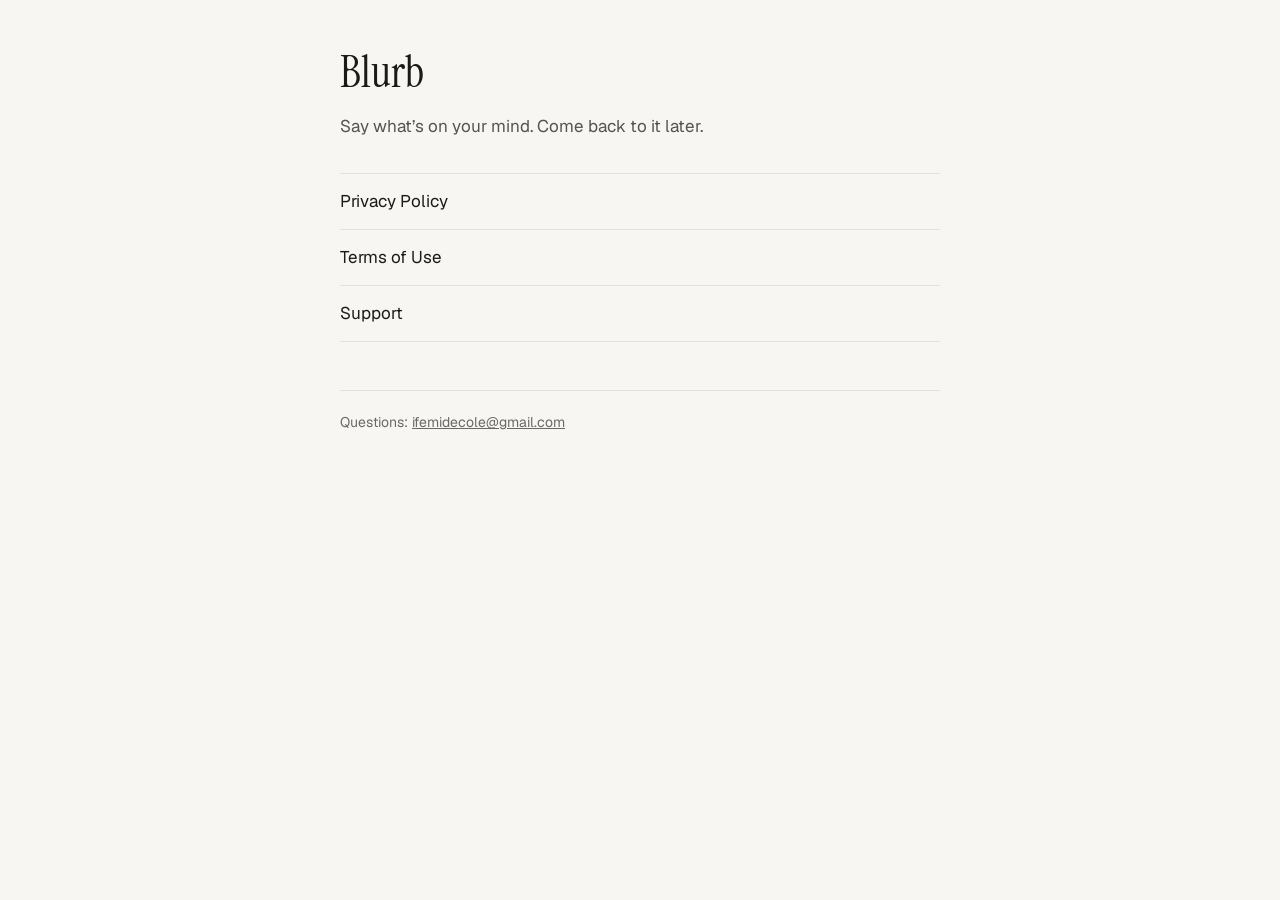
<file: index.html>
<!doctype html>
<html lang="en-GB">
<head>
<meta charset="utf-8">
<meta name="viewport" content="width=device-width, initial-scale=1">
<title>Blurb</title>
<meta name="description" content="Say what's on your mind. Come back to it later.">
<link rel="stylesheet" href="style.css">
</head>
<body>
<main>
<h1>Blurb</h1>
<p>Say what&rsquo;s on your mind. Come back to it later.</p>
<ul class="links">
<li><a href="privacy.html">Privacy Policy</a></li>
<li><a href="terms.html">Terms of Use</a></li>
<li><a href="support.html">Support</a></li>
</ul>
<footer>Questions: <a href="mailto:ifemidecole@gmail.com">ifemidecole@gmail.com</a></footer>
</main>
</body>
</html>
</file>
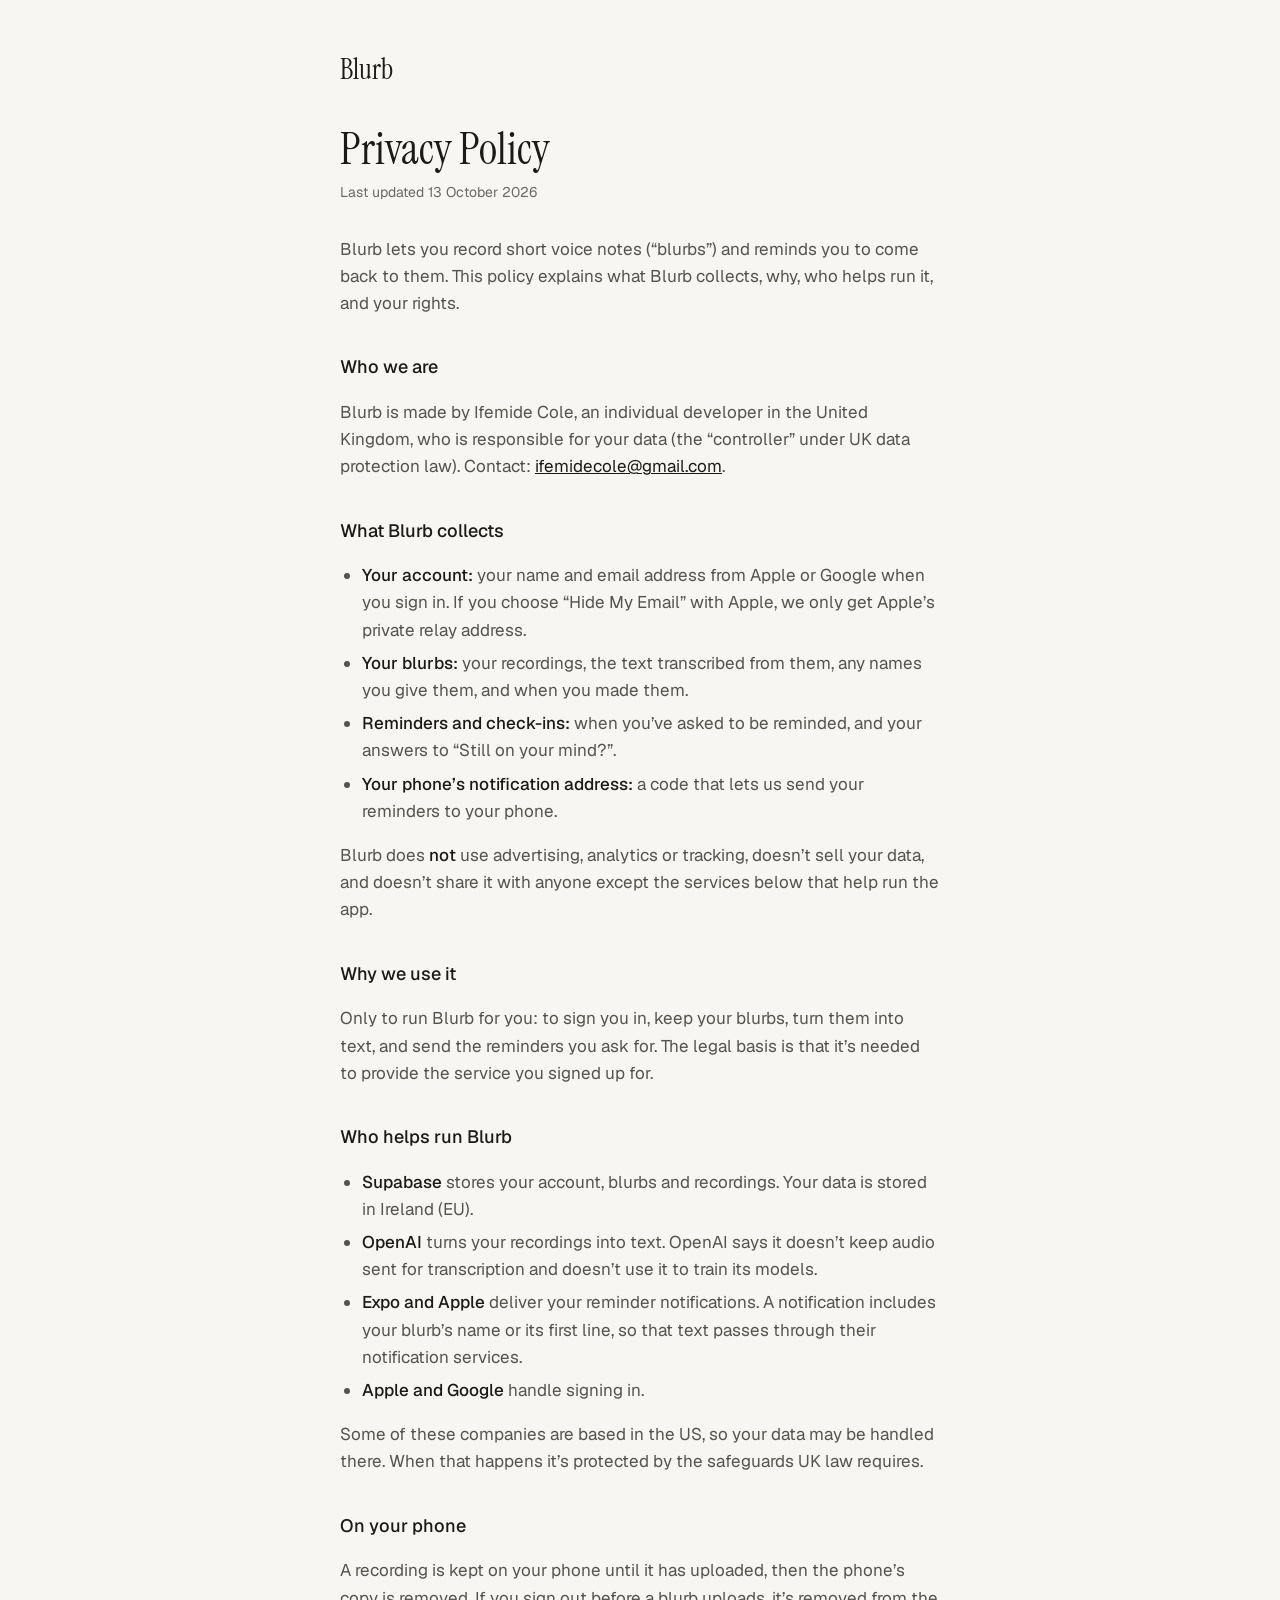
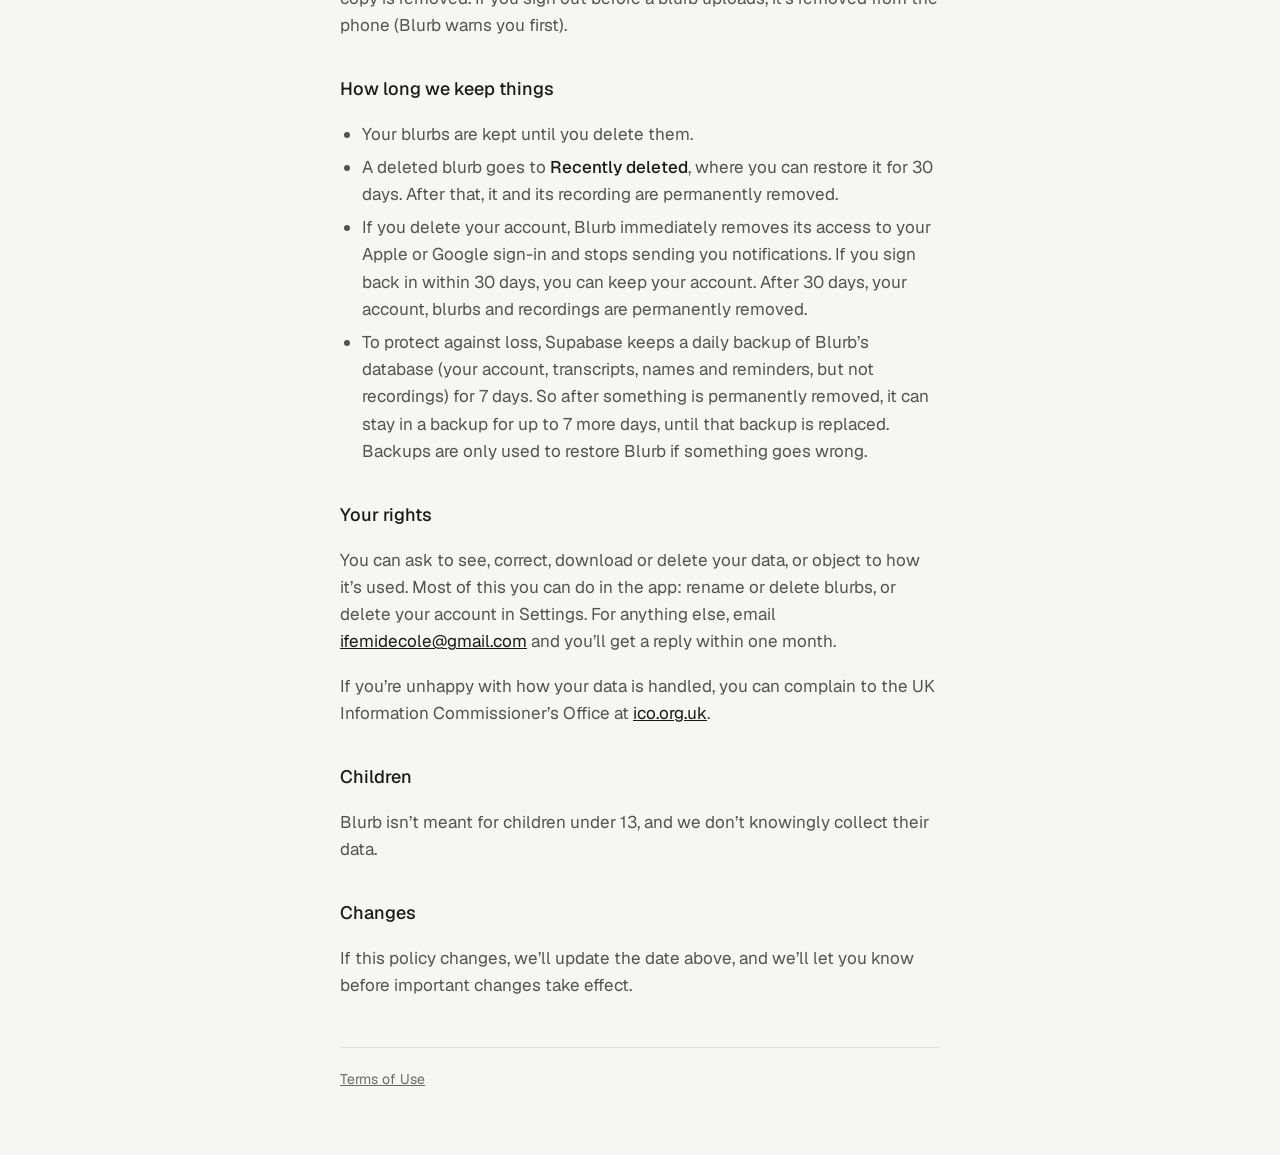
<file: privacy.html>
<!doctype html>
<html lang="en-GB">
<head>
<meta charset="utf-8">
<meta name="viewport" content="width=device-width, initial-scale=1">
<title>Privacy Policy · Blurb</title>
<meta name="description" content="What Blurb collects, why, who helps run it, and your rights.">
<link rel="stylesheet" href="style.css">
</head>
<body>
<main>
<a class="home" href="./">Blurb</a>
<h1>Privacy Policy</h1>
<p class="updated">Last updated 13 October 2026</p>

<p>Blurb lets you record short voice notes (&ldquo;blurbs&rdquo;) and reminds you to come back to them. This policy explains what Blurb collects, why, who helps run it, and your rights.</p>

<h2>Who we are</h2>
<p>Blurb is made by Ifemide Cole, an individual developer in the United Kingdom, who is responsible for your data (the &ldquo;controller&rdquo; under UK data protection law). Contact: <a href="mailto:ifemidecole@gmail.com">ifemidecole@gmail.com</a>.</p>

<h2>What Blurb collects</h2>
<ul>
<li><strong>Your account:</strong> your name and email address from Apple or Google when you sign in. If you choose &ldquo;Hide My Email&rdquo; with Apple, we only get Apple&rsquo;s private relay address.</li>
<li><strong>Your blurbs:</strong> your recordings, the text transcribed from them, any names you give them, and when you made them.</li>
<li><strong>Reminders and check-ins:</strong> when you&rsquo;ve asked to be reminded, and your answers to &ldquo;Still on your mind?&rdquo;.</li>
<li><strong>Your phone&rsquo;s notification address:</strong> a code that lets us send your reminders to your phone.</li>
</ul>
<p>Blurb does <strong>not</strong> use advertising, analytics or tracking, doesn&rsquo;t sell your data, and doesn&rsquo;t share it with anyone except the services below that help run the app.</p>

<h2>Why we use it</h2>
<p>Only to run Blurb for you: to sign you in, keep your blurbs, turn them into text, and send the reminders you ask for. The legal basis is that it&rsquo;s needed to provide the service you signed up for.</p>

<h2>Who helps run Blurb</h2>
<ul>
<li><strong>Supabase</strong> stores your account, blurbs and recordings. Your data is stored in Ireland (EU).</li>
<li><strong>OpenAI</strong> turns your recordings into text. OpenAI says it doesn&rsquo;t keep audio sent for transcription and doesn&rsquo;t use it to train its models.</li>
<li><strong>Expo and Apple</strong> deliver your reminder notifications. A notification includes your blurb&rsquo;s name or its first line, so that text passes through their notification services.</li>
<li><strong>Apple and Google</strong> handle signing in.</li>
</ul>
<p>Some of these companies are based in the US, so your data may be handled there. When that happens it&rsquo;s protected by the safeguards UK law requires.</p>

<h2>On your phone</h2>
<p>A recording is kept on your phone until it has uploaded, then the phone&rsquo;s copy is removed. If you sign out before a blurb uploads, it&rsquo;s removed from the phone (Blurb warns you first).</p>

<h2>How long we keep things</h2>
<ul>
<li>Your blurbs are kept until you delete them.</li>
<li>A deleted blurb goes to <strong>Recently deleted</strong>, where you can restore it for 30 days. After that, it and its recording are permanently removed.</li>
<li>If you delete your account, Blurb immediately removes its access to your Apple or Google sign-in and stops sending you notifications. If you sign back in within 30 days, you can keep your account. After 30 days, your account, blurbs and recordings are permanently removed.</li>
<li>To protect against loss, Supabase keeps a daily backup of Blurb&rsquo;s database (your account, transcripts, names and reminders, but not recordings) for 7 days. So after something is permanently removed, it can stay in a backup for up to 7 more days, until that backup is replaced. Backups are only used to restore Blurb if something goes wrong.</li>
</ul>

<h2>Your rights</h2>
<p>You can ask to see, correct, download or delete your data, or object to how it&rsquo;s used. Most of this you can do in the app: rename or delete blurbs, or delete your account in Settings. For anything else, email <a href="mailto:ifemidecole@gmail.com">ifemidecole@gmail.com</a> and you&rsquo;ll get a reply within one month.</p>
<p>If you&rsquo;re unhappy with how your data is handled, you can complain to the UK Information Commissioner&rsquo;s Office at <a href="https://ico.org.uk/make-a-complaint/">ico.org.uk</a>.</p>

<h2>Children</h2>
<p>Blurb isn&rsquo;t meant for children under 13, and we don&rsquo;t knowingly collect their data.</p>

<h2>Changes</h2>
<p>If this policy changes, we&rsquo;ll update the date above, and we&rsquo;ll let you know before important changes take effect.</p>

<footer><a href="terms.html">Terms of Use</a></footer>
</main>
</body>
</html>
</file>
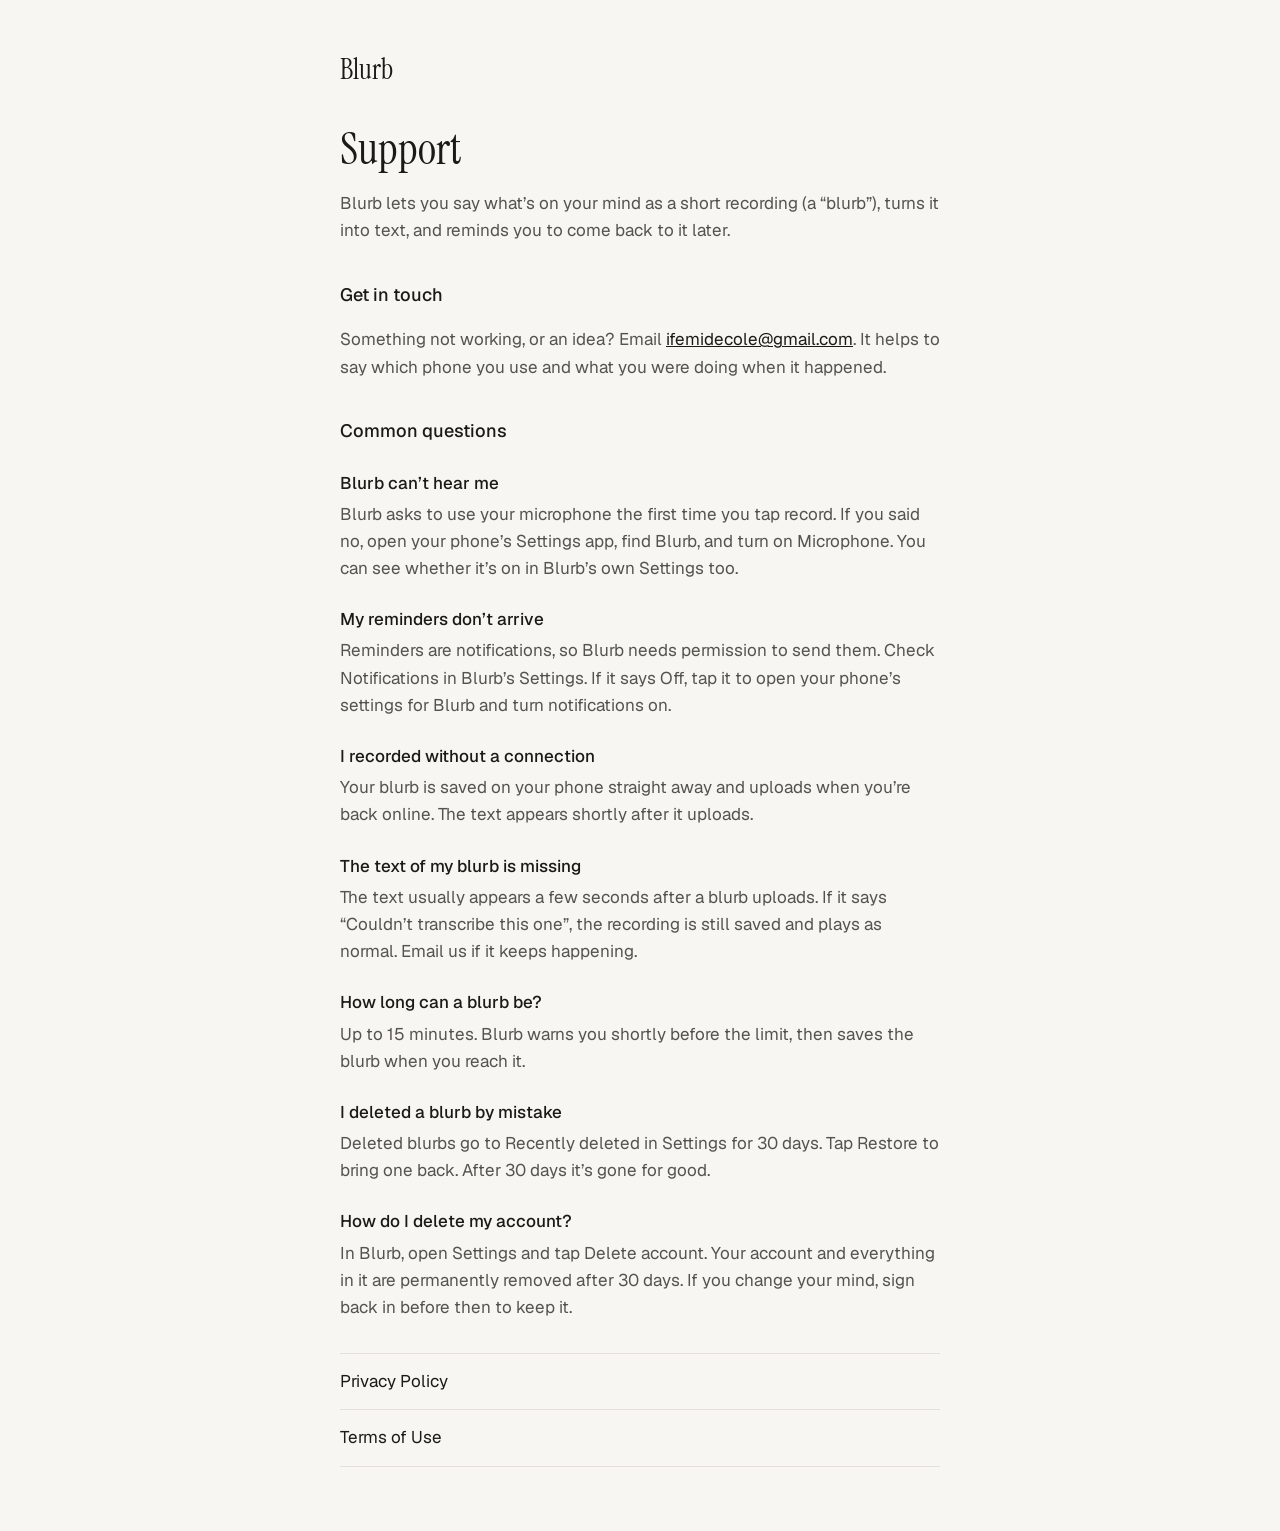
<file: support.html>
<!doctype html>
<html lang="en-GB">
<head>
<meta charset="utf-8">
<meta name="viewport" content="width=device-width, initial-scale=1">
<title>Support · Blurb</title>
<meta name="description" content="Help with Blurb, and how to get in touch.">
<link rel="stylesheet" href="style.css">
</head>
<body>
<main>
<a class="home" href="./">Blurb</a>
<h1>Support</h1>

<p>Blurb lets you say what&rsquo;s on your mind as a short recording (a &ldquo;blurb&rdquo;), turns it into text, and reminds you to come back to it later.</p>

<h2>Get in touch</h2>
<p>Something not working, or an idea? Email <a href="mailto:ifemidecole@gmail.com">ifemidecole@gmail.com</a>. It helps to say which phone you use and what you were doing when it happened.</p>

<h2>Common questions</h2>

<h3>Blurb can&rsquo;t hear me</h3>
<p>Blurb asks to use your microphone the first time you tap record. If you said no, open your phone&rsquo;s Settings app, find Blurb, and turn on Microphone. You can see whether it&rsquo;s on in Blurb&rsquo;s own Settings too.</p>

<h3>My reminders don&rsquo;t arrive</h3>
<p>Reminders are notifications, so Blurb needs permission to send them. Check Notifications in Blurb&rsquo;s Settings. If it says Off, tap it to open your phone&rsquo;s settings for Blurb and turn notifications on.</p>

<h3>I recorded without a connection</h3>
<p>Your blurb is saved on your phone straight away and uploads when you&rsquo;re back online. The text appears shortly after it uploads.</p>

<h3>The text of my blurb is missing</h3>
<p>The text usually appears a few seconds after a blurb uploads. If it says &ldquo;Couldn&rsquo;t transcribe this one&rdquo;, the recording is still saved and plays as normal. Email us if it keeps happening.</p>

<h3>How long can a blurb be?</h3>
<p>Up to 15 minutes. Blurb warns you shortly before the limit, then saves the blurb when you reach it.</p>

<h3>I deleted a blurb by mistake</h3>
<p>Deleted blurbs go to Recently deleted in Settings for 30 days. Tap Restore to bring one back. After 30 days it&rsquo;s gone for good.</p>

<h3>How do I delete my account?</h3>
<p>In Blurb, open Settings and tap Delete account. Your account and everything in it are permanently removed after 30 days. If you change your mind, sign back in before then to keep it.</p>

<ul class="links">
<li><a href="privacy.html">Privacy Policy</a></li>
<li><a href="terms.html">Terms of Use</a></li>
</ul>
</main>
</body>
</html>
</file>
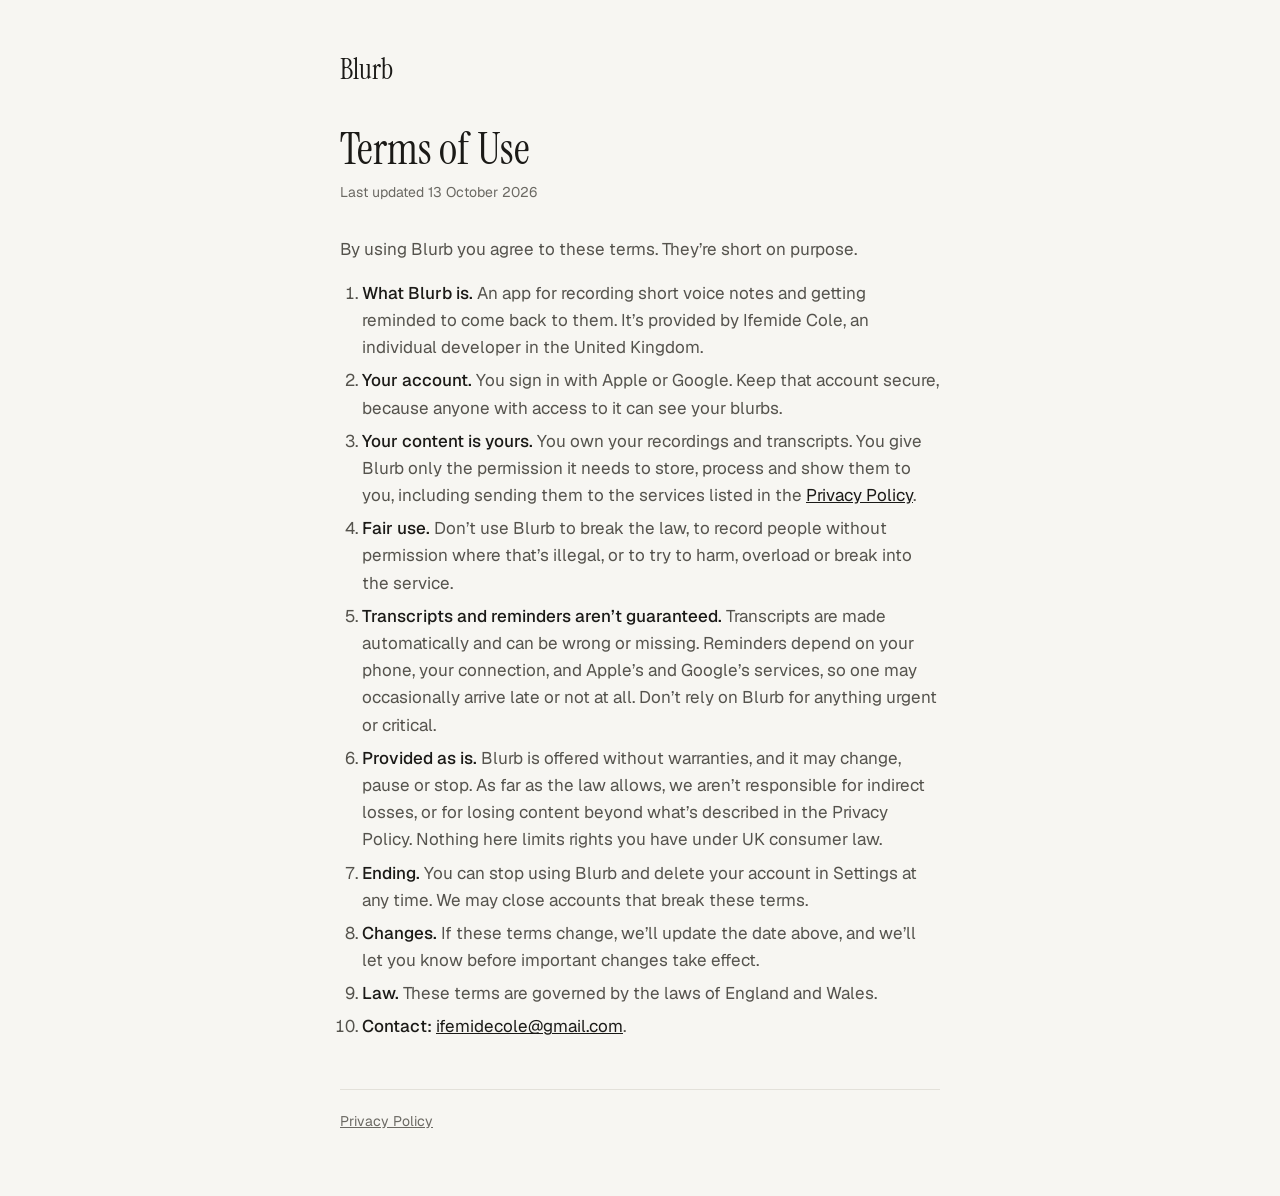
<file: terms.html>
<!doctype html>
<html lang="en-GB">
<head>
<meta charset="utf-8">
<meta name="viewport" content="width=device-width, initial-scale=1">
<title>Terms of Use · Blurb</title>
<meta name="description" content="The terms for using Blurb.">
<link rel="stylesheet" href="style.css">
</head>
<body>
<main>
<a class="home" href="./">Blurb</a>
<h1>Terms of Use</h1>
<p class="updated">Last updated 13 October 2026</p>

<p>By using Blurb you agree to these terms. They&rsquo;re short on purpose.</p>

<ol>
<li><strong>What Blurb is.</strong> An app for recording short voice notes and getting reminded to come back to them. It&rsquo;s provided by Ifemide Cole, an individual developer in the United Kingdom.</li>
<li><strong>Your account.</strong> You sign in with Apple or Google. Keep that account secure, because anyone with access to it can see your blurbs.</li>
<li><strong>Your content is yours.</strong> You own your recordings and transcripts. You give Blurb only the permission it needs to store, process and show them to you, including sending them to the services listed in the <a href="privacy.html">Privacy Policy</a>.</li>
<li><strong>Fair use.</strong> Don&rsquo;t use Blurb to break the law, to record people without permission where that&rsquo;s illegal, or to try to harm, overload or break into the service.</li>
<li><strong>Transcripts and reminders aren&rsquo;t guaranteed.</strong> Transcripts are made automatically and can be wrong or missing. Reminders depend on your phone, your connection, and Apple&rsquo;s and Google&rsquo;s services, so one may occasionally arrive late or not at all. Don&rsquo;t rely on Blurb for anything urgent or critical.</li>
<li><strong>Provided as is.</strong> Blurb is offered without warranties, and it may change, pause or stop. As far as the law allows, we aren&rsquo;t responsible for indirect losses, or for losing content beyond what&rsquo;s described in the Privacy Policy. Nothing here limits rights you have under UK consumer law.</li>
<li><strong>Ending.</strong> You can stop using Blurb and delete your account in Settings at any time. We may close accounts that break these terms.</li>
<li><strong>Changes.</strong> If these terms change, we&rsquo;ll update the date above, and we&rsquo;ll let you know before important changes take effect.</li>
<li><strong>Law.</strong> These terms are governed by the laws of England and Wales.</li>
<li><strong>Contact:</strong> <a href="mailto:ifemidecole@gmail.com">ifemidecole@gmail.com</a>.</li>
</ol>

<footer><a href="privacy.html">Privacy Policy</a></footer>
</main>
</body>
</html>
</file>
<file: style.css>
/* Blurb's colours and type (from the app's design handoff). Fonts are served
   from this site, not Google, so visiting sends nothing to anyone else. */
@font-face {
  font-family: 'Geist';
  src: url('fonts/Geist_400Regular.ttf') format('truetype');
  font-weight: 400;
  font-display: swap;
}
@font-face {
  font-family: 'Geist';
  src: url('fonts/Geist_500Medium.ttf') format('truetype');
  font-weight: 500;
  font-display: swap;
}
@font-face {
  font-family: 'Instrument Serif';
  src: url('fonts/InstrumentSerif_400Regular.ttf') format('truetype');
  font-weight: 400;
  font-display: swap;
}

:root {
  --background: #F7F6F2;
  --text-primary: #1B1A17;
  --text-secondary: #55534D;
  --text-tertiary: #6B6963;
  --border: #E3E1DA;
}

* { box-sizing: border-box; }

body {
  margin: 0;
  background: var(--background);
  color: var(--text-primary);
  font-family: 'Geist', system-ui, -apple-system, sans-serif;
  font-size: 17px;
  line-height: 1.6;
  -webkit-text-size-adjust: 100%;
}

main {
  max-width: 640px;
  margin: 0 auto;
  padding: 48px 20px 64px;
}

.home {
  display: inline-block;
  margin-bottom: 32px;
  font-family: 'Instrument Serif', Georgia, serif;
  font-size: 28px;
  color: var(--text-primary);
  text-decoration: none;
}

h1 {
  margin: 0 0 8px;
  font-family: 'Instrument Serif', Georgia, serif;
  font-weight: 400;
  font-size: 44px;
  line-height: 1.1;
}

h2 {
  margin: 36px 0 8px;
  font-size: 18px;
  font-weight: 500;
}

h3 {
  margin: 24px 0 4px;
  font-size: 17px;
  font-weight: 500;
}
h3 + p { margin-top: 0; }

.updated {
  margin: 0 0 32px;
  font-size: 14px;
  color: var(--text-tertiary);
}

p, li { color: var(--text-secondary); }
strong { color: var(--text-primary); font-weight: 500; }
ul, ol { padding-left: 22px; }
li { margin-bottom: 6px; }

a { color: var(--text-primary); }
a:hover { color: var(--text-secondary); }

.links {
  list-style: none;
  padding: 0;
  margin: 32px 0 0;
  border-top: 1px solid var(--border);
}
.links li { margin: 0; border-bottom: 1px solid var(--border); }
.links a {
  display: block;
  padding: 14px 0;
  font-size: 17px;
  text-decoration: none;
}

footer {
  margin-top: 48px;
  padding-top: 20px;
  border-top: 1px solid var(--border);
  font-size: 14px;
  color: var(--text-tertiary);
}
footer a { color: var(--text-tertiary); }
</file>
